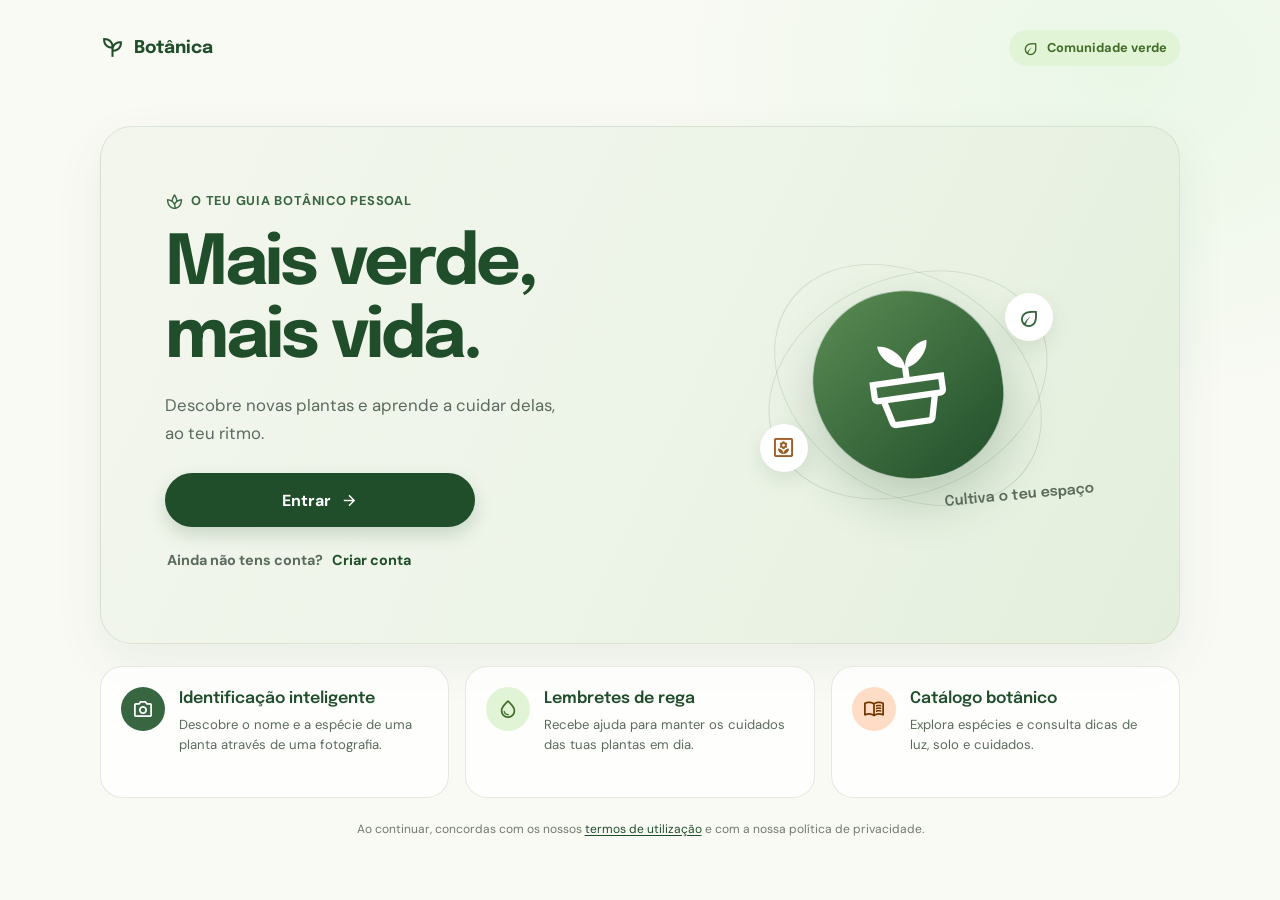
<file: index.html>
﻿<!DOCTYPE html>
<html lang="pt-PT">
<head>
  <meta charset="UTF-8">
  <meta name="viewport" content="width=device-width, initial-scale=1.0, maximum-scale=5.0">
  <title>Botânica — Bem-vindo ao teu jardim</title>

  <!-- Metadados PWA e Safari/iOS -->
  <meta name="theme-color" content="#1B4D3E">
  <meta name="description" content="Guia botânico científico, identificação de espécies e agenda de rega e fertilização.">
  <link rel="manifest" href="./manifest.json">
  <link rel="icon" type="image/svg+xml" href="./assets/images/icons/favicon.svg">
  <meta name="apple-mobile-web-app-capable" content="yes">
  <meta name="mobile-web-app-capable" content="yes">
  <meta name="apple-mobile-web-app-title" content="Botânica">
  <meta name="apple-mobile-web-app-status-bar-style" content="black-translucent">

  <!-- Fontes Google (Inter + Playfair Display para toque botânico elegante) -->
  <link rel="preconnect" href="https://fonts.googleapis.com">
  <link rel="preconnect" href="https://fonts.gstatic.com" crossorigin>
  <link href="https://fonts.googleapis.com/css2?family=Inter:wght@300;400;500;600;700&family=Playfair+Display:ital,wght@0,600;1,400&display=swap" rel="stylesheet">
  <link href="https://fonts.googleapis.com/css2?family=DM+Sans:wght@400;500;600;700&family=Epilogue:wght@500;600;700&family=Material+Symbols+Outlined:opsz,wght,FILL@20..48,400,0..1&display=swap" rel="stylesheet">

  <!-- Estilos -->
  <link rel="stylesheet" href="./assets/css/styles.css">
  <link rel="stylesheet" href="./assets/css/components/header.css">
  <link rel="stylesheet" href="./assets/css/components/cards.css">
  <link rel="stylesheet" href="./assets/css/catalog.css">
  <link rel="stylesheet" href="./assets/css/auth.css">
</head>
<body>

  <main id="welcome-screen" class="welcome-screen" aria-labelledby="welcome-title">
    <header class="welcome-header">
      <a class="welcome-brand" href="./index.html" aria-label="Botânica — início">
        <span class="material-symbols-outlined" aria-hidden="true">psychiatry</span>
        <span>Botânica</span>
      </a>
      <span class="welcome-community">
        <span class="material-symbols-outlined" aria-hidden="true">eco</span>
        Comunidade verde
      </span>
    </header>

    <div class="welcome-content">
      <section class="welcome-hero">
        <div class="welcome-hero-copy">
          <span class="welcome-eyebrow">
            <span class="material-symbols-outlined" aria-hidden="true">spa</span>
            O teu guia botânico pessoal
          </span>
          <h1 id="welcome-title">Mais verde, mais vida.</h1>
          <p>Descobre novas plantas e aprende a cuidar delas, ao teu ritmo.</p>
          <button id="btn-welcome-enter" class="welcome-primary" type="button">
            Entrar
            <span class="material-symbols-outlined" aria-hidden="true">arrow_forward</span>
          </button>
          <button id="btn-welcome-signup" class="welcome-secondary" type="button">
            Ainda não tens conta? <span>Criar conta</span>
          </button>
        </div>
        <div class="welcome-hero-art" aria-hidden="true">
          <span class="welcome-art-orbit welcome-art-orbit-one"></span>
          <span class="welcome-art-orbit welcome-art-orbit-two"></span>
          <span class="material-symbols-outlined welcome-art-leaf">potted_plant</span>
          <span class="welcome-art-spark welcome-art-spark-one material-symbols-outlined">eco</span>
          <span class="welcome-art-spark welcome-art-spark-two material-symbols-outlined">yard</span>
          <span class="welcome-art-caption">Cultiva o teu espaço</span>
        </div>
      </section>

      <section class="welcome-features" aria-label="O que podes fazer">
        <article class="welcome-feature">
          <span class="welcome-feature-icon">
            <span class="material-symbols-outlined" aria-hidden="true">photo_camera</span>
          </span>
          <div>
            <h2>Identificação inteligente</h2>
            <p>Descobre o nome e a espécie de uma planta através de uma fotografia.</p>
          </div>
        </article>
        <article class="welcome-feature">
          <span class="welcome-feature-icon welcome-feature-icon-sage">
            <span class="material-symbols-outlined" aria-hidden="true">water_drop</span>
          </span>
          <div>
            <h2>Lembretes de rega</h2>
            <p>Recebe ajuda para manter os cuidados das tuas plantas em dia.</p>
          </div>
        </article>
        <article class="welcome-feature">
          <span class="welcome-feature-icon welcome-feature-icon-warm">
            <span class="material-symbols-outlined" aria-hidden="true">menu_book</span>
          </span>
          <div>
            <h2>Catálogo botânico</h2>
            <p>Explora espécies e consulta dicas de luz, solo e cuidados.</p>
          </div>
        </article>
      </section>

      <p class="welcome-terms">
        Ao continuar, concordas com os nossos <a href="./pages/sobre.html">termos de utilização</a>
        e com a nossa política de privacidade.
      </p>
    </div>
  </main>

  <!-- Ecrã de criar conta e iniciar sessão -->
  <main id="auth-screen" class="auth-screen hidden">
    <section class="auth-card" aria-labelledby="auth-title">
      <a class="auth-brand" href="#" aria-label="Botânica">
        <span class="material-symbols-outlined" aria-hidden="true">psychiatry</span>
        <span>Botânica</span>
      </a>

      <div class="auth-welcome">
        <span class="auth-eyebrow">
          <span class="material-symbols-outlined" aria-hidden="true">eco</span>
          Plataforma Botânica
        </span>
        <h1 id="auth-title">Bem-vindo de volta, jardineiro!</h1>
        <p id="auth-description">Insere os teus dados para aceder ao teu jardim.</p>
        <p class="auth-demo-note">Modo de demonstração: as contas ficam apenas neste navegador e não são sincronizadas.</p>
      </div>

      <form id="login-form" class="auth-form">
        <div class="auth-field">
          <label for="login-email">Email</label>
          <div class="auth-input-wrap">
            <span class="material-symbols-outlined" aria-hidden="true">mail</span>
            <input id="login-email" name="email" type="email" autocomplete="email" placeholder="jardineiro@exemplo.com" required>
          </div>
        </div>

        <div class="auth-field">
          <label for="login-password">Palavra-passe</label>
          <div class="auth-input-wrap">
            <span class="material-symbols-outlined" aria-hidden="true">lock</span>
            <input id="login-password" name="password" type="password" autocomplete="current-password" placeholder="A tua palavra-passe" required>
            <button class="password-toggle" type="button" data-password-target="login-password" aria-label="Mostrar palavra-passe">
              <span class="material-symbols-outlined" aria-hidden="true">visibility</span>
            </button>
          </div>
        </div>

        <div class="auth-forgot">
          <button class="auth-text-button" type="button" data-auth-action="reset">Esqueci-me da palavra-passe</button>
        </div>

        <button class="auth-submit" type="submit">
          Entrar
          <span class="material-symbols-outlined" aria-hidden="true">arrow_forward</span>
        </button>
      </form>

      <form id="signup-form" class="auth-form hidden">
        <div class="auth-field">
          <label for="signup-name">Nome</label>
          <div class="auth-input-wrap">
            <span class="material-symbols-outlined" aria-hidden="true">person</span>
            <input id="signup-name" name="name" type="text" autocomplete="name" placeholder="O teu nome" required>
          </div>
        </div>

        <div class="auth-field">
          <label for="signup-email">Email</label>
          <div class="auth-input-wrap">
            <span class="material-symbols-outlined" aria-hidden="true">mail</span>
            <input id="signup-email" name="email" type="email" autocomplete="email" placeholder="jardineiro@exemplo.com" required>
          </div>
        </div>

        <div class="auth-field">
          <label for="signup-password">Palavra-passe</label>
          <div class="auth-input-wrap">
            <span class="material-symbols-outlined" aria-hidden="true">lock</span>
            <input id="signup-password" name="password" type="password" autocomplete="new-password" placeholder="Pelo menos 8 caracteres" minlength="8" required>
            <button class="password-toggle" type="button" data-password-target="signup-password" aria-label="Mostrar palavra-passe">
              <span class="material-symbols-outlined" aria-hidden="true">visibility</span>
            </button>
          </div>
        </div>

        <div class="auth-field">
          <label for="signup-confirm-password">Confirmar palavra-passe</label>
          <div class="auth-input-wrap">
            <span class="material-symbols-outlined" aria-hidden="true">lock</span>
            <input id="signup-confirm-password" name="confirm-password" type="password" autocomplete="new-password" placeholder="Repete a palavra-passe" required>
          </div>
        </div>

        <button class="auth-submit" type="submit">
          Criar conta
          <span class="material-symbols-outlined" aria-hidden="true">arrow_forward</span>
        </button>
      </form>

      <p class="auth-switch" id="login-switch">
        Não tens conta?
        <button class="auth-text-button" type="button" data-auth-mode="signup">Criar conta</button>
      </p>
      <p class="auth-switch hidden" id="signup-switch">
        Já tens conta?
        <button class="auth-text-button" type="button" data-auth-mode="login">Iniciar sessão</button>
      </p>

      <button id="btn-explore-without-account" class="auth-guest" type="button">Explorar o catálogo sem conta</button>
    </section>

  </main>

  <div id="auth-toast" class="auth-toast" role="status" aria-live="polite">
    <span class="material-symbols-outlined" aria-hidden="true">spa</span>
    <span id="auth-toast-message"></span>
  </div>

  <!-- Cabeçalho Principal / Topbar -->
  <header class="navbar auth-gated hidden">
    <div class="navbar-container">
      <a href="#" class="brand">
        <span class="brand-title">Botânica</span>
      </a>

      <!-- Navegação Desktop -->
      <nav class="nav-links desktop-only">
        <button class="nav-btn active" data-target="catalogo">Catálogo</button>
        <button class="nav-btn" data-target="minhas-plantas">O Meu Jardim</button>
        <button class="nav-btn" data-target="identificar">Identificar</button>
        <button class="nav-btn" data-target="lembretes">Agenda</button>
      </nav>
      <button id="btn-pwa-install" class="pwa-install-button" type="button">
        <span class="material-symbols-outlined" aria-hidden="true">download</span>
        Instalar para uso offline
      </button>
      <button id="btn-auth-return" class="auth-return" type="button">Acesso</button>
    </div>
  </header>

  <!-- Conteúdo Principal -->
  <main class="main-content auth-gated hidden">

    <!-- Secção 1: Catálogo Botânico -->
    <section id="catalogo" class="app-section active">
      <header class="section-header">
        <span class="badge">O teu guia botânico</span>
        <h1>Encontra a planta ideal para ti</h1>
        <p class="subtitle">Explora espécies, compara os cuidados e descobre qual se adapta melhor à tua casa.</p>
      </header>

      <div class="catalog-highlights" aria-label="Destaques do catálogo">
        <div class="catalog-highlight">
          <span class="material-symbols-outlined" aria-hidden="true">yard</span>
          <span><strong id="catalog-total">0</strong> espécies para explorar</span>
        </div>
        <div class="catalog-highlight">
          <span class="material-symbols-outlined" aria-hidden="true">pets</span>
          <span>Opções seguras para animais</span>
        </div>
        <div class="catalog-highlight">
          <span class="material-symbols-outlined" aria-hidden="true">light_mode</span>
          <span>Cuidados para cada espaço</span>
        </div>
      </div>

      <div class="catalog-toolbar">
        <div class="search-input-wrapper">
          <span class="material-symbols-outlined" aria-hidden="true">search</span>
          <input type="search" id="search-input" autocomplete="off" placeholder="Pesquisar plantas pelo nome..." aria-label="Pesquisar plantas">
          <button id="clear-search" class="clear-search hidden" type="button" aria-label="Limpar pesquisa">
            <span class="material-symbols-outlined" aria-hidden="true">close</span>
          </button>
        </div>

        <div class="catalog-selects">
          <select id="filter-light" class="custom-select">
            <option value="">Todas as luzes</option>
            <option value="direta">Sol Direto</option>
            <option value="indireta">Luz Indireta</option>
            <option value="sombra">Sombra</option>
          </select>
          <select id="filter-pets" class="custom-select">
            <option value="">Compatibilidade com animais</option>
            <option value="safe">Segura para animais</option>
            <option value="toxic">Manter longe dos animais</option>
          </select>
          <select id="catalog-sort" class="custom-select" aria-label="Ordenar plantas">
            <option value="name">Ordenar: nome</option>
            <option value="easy">Ordenar: mais fáceis</option>
          </select>
        </div>
      </div>

      <div class="catalog-results-heading">
        <h2>As nossas plantas</h2>
        <p id="catalog-result-count" aria-live="polite"></p>
      </div>

      <div id="plant-list" class="cards-grid">
        <p class="catalog-loading">A preparar o catálogo...</p>
      </div>

      <div id="catalog-empty" class="catalog-empty hidden" role="status">
        <span class="material-symbols-outlined" aria-hidden="true">search_off</span>
        <h3>Não encontrámos plantas</h3>
        <p>Experimenta alterar a pesquisa ou remover alguns filtros.</p>
        <button id="reset-catalog" class="catalog-reset" type="button">Limpar pesquisa e filtros</button>
      </div>

      <dialog id="plant-details" class="plant-dialog" aria-labelledby="plant-dialog-title">
        <button class="plant-dialog-close" type="button" aria-label="Fechar detalhes">
          <span class="material-symbols-outlined" aria-hidden="true">close</span>
        </button>
        <div id="plant-dialog-content"></div>
      </dialog>
    </section>

    <!-- Secção 2: O Meu Jardim (Gestão de Plantas Pessoais) -->
    <section id="minhas-plantas" class="app-section hidden">
      <header class="section-header space-between">
        <div>
          <h1>O Meu Jardim</h1>
          <p class="subtitle">Gira a coleção das suas plantas e registe o histórico de cuidados.</p>
        </div>
        <button id="btn-add-plant" class="btn-primary">+ Adicionar Planta</button>
      </header>

      <div id="my-plants-list" class="cards-grid">
        <!-- Lista do Jardim Pessoal (IndexedDB) -->
      </div>
    </section>

    <!-- Secção 3: Identificação de Plantas por Imagem -->
    <section id="identificar" class="app-section hidden">
      <header class="section-header">
        <h1>Identificação Inteligente</h1>
        <p class="subtitle">Carregue uma fotografia clara das folhas ou flores para reconhecer a espécie.</p>
      </header>

      <div class="dropzone-card">
        <div class="dropzone-icon">📷</div>
        <h3>Arraste ou Selecione uma Foto</h3>
        <p>Formatos suportados: JPG, PNG, WEBP</p>
        <input type="file" id="camera-input" accept="image/*" capture="environment" hidden>
        <button class="btn-secondary" onclick="document.getElementById('camera-input').click()">Escolher Ficheiro</button>
      </div>

      <div id="identification-results" class="results-container"></div>
    </section>

    <!-- Secção 4: Agenda de Lembretes -->
    <section id="lembretes" class="app-section hidden">
      <header class="section-header">
        <h1>Agenda de Rega & Manutenção</h1>
        <p class="subtitle">Próximas tarefas recomendadas para manter o seu jardim saudável.</p>
      </header>

      <div id="reminders-list" class="timeline-container">
        <!-- Lista de tarefas pendentes -->
      </div>
    </section>

  </main>

  <!-- Navegação Inferior Móvel (Bottom Nav - PWA Native Feel) -->
  <nav class="bottom-nav mobile-only auth-gated hidden">
    <button class="bottom-nav-item active" data-target="catalogo">
      <span class="nav-icon">📖</span>
      <span class="nav-label">Catálogo</span>
    </button>
    <button class="bottom-nav-item" data-target="minhas-plantas">
      <span class="nav-icon">🪴</span>
      <span class="nav-label">Jardim</span>
    </button>
    <button class="bottom-nav-item" data-target="identificar">
      <span class="nav-icon">🔍</span>
      <span class="nav-label">Identificar</span>
    </button>
    <button class="bottom-nav-item" data-target="lembretes">
      <span class="nav-icon">📅</span>
      <span class="nav-label">Agenda</span>
    </button>
  </nav>

  <!-- Script de Inicialização -->
  <script type="module" src="./assets/js/app.js"></script>
</body>
</html>
</file>
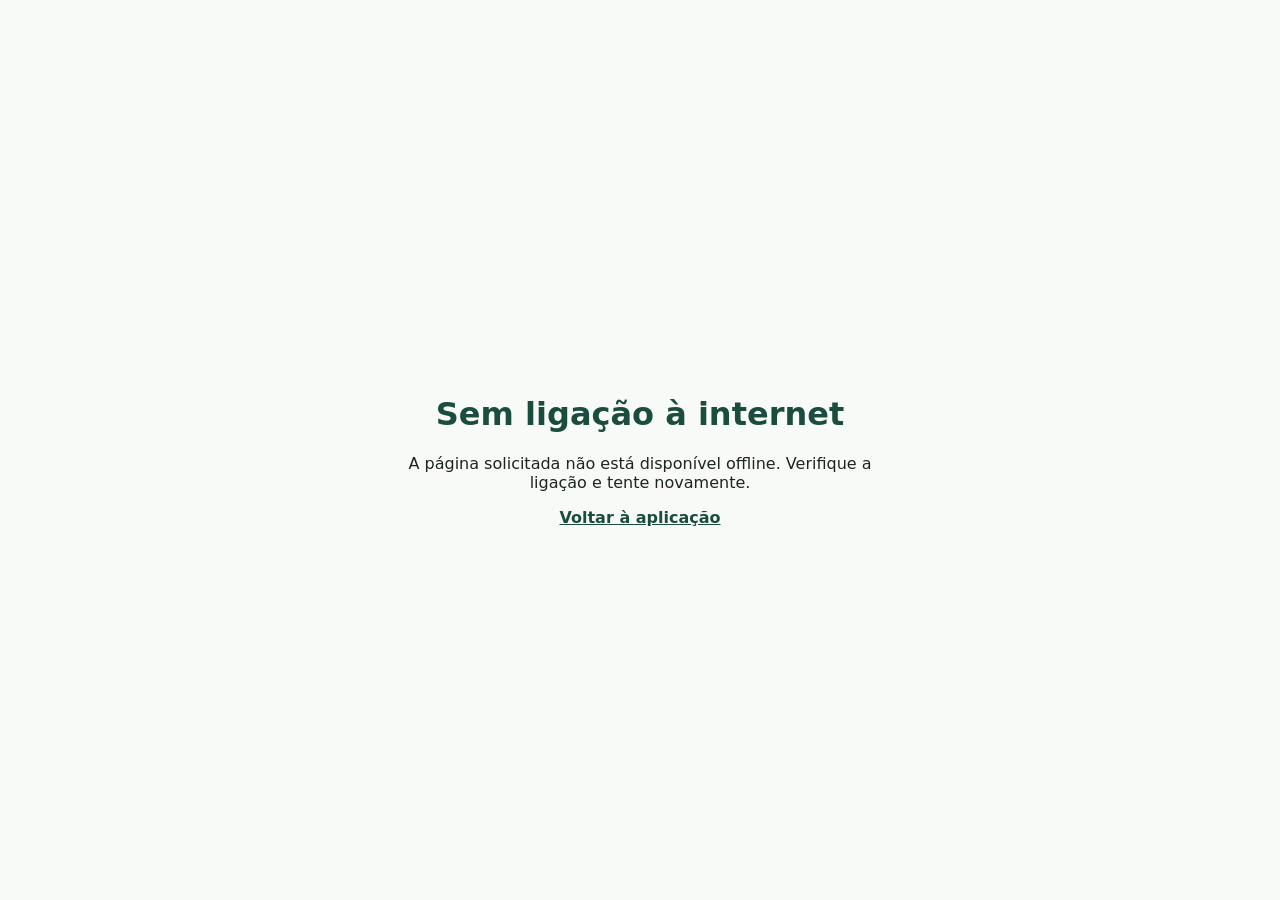
<file: pages/offline.html>
<!DOCTYPE html>
<html lang="pt-PT">
<head>
  <meta charset="UTF-8">
  <meta name="viewport" content="width=device-width, initial-scale=1.0">
  <meta name="theme-color" content="#1B4D3E">
  <link rel="manifest" href="../manifest.json">
  <link rel="icon" type="image/svg+xml" href="../assets/images/icons/favicon.svg">
  <title>Sem ligação — Botânica</title>
  <style>
    :root { color-scheme: light; font-family: system-ui, sans-serif; color: #1C251E; background: #F8FAF8; }
    body { display: grid; min-height: 100vh; margin: 0; place-items: center; }
    main { max-width: 32rem; padding: 2rem; text-align: center; }
    h1 { color: #1B4D3E; }
    a { color: #1B4D3E; font-weight: 600; }
  </style>
</head>
<body>
  <main>
    <h1>Sem ligação à internet</h1>
    <p>A página solicitada não está disponível offline. Verifique a ligação e tente novamente.</p>
    <a href="../index.html">Voltar à aplicação</a>
  </main>
</body>
</html>
</file>
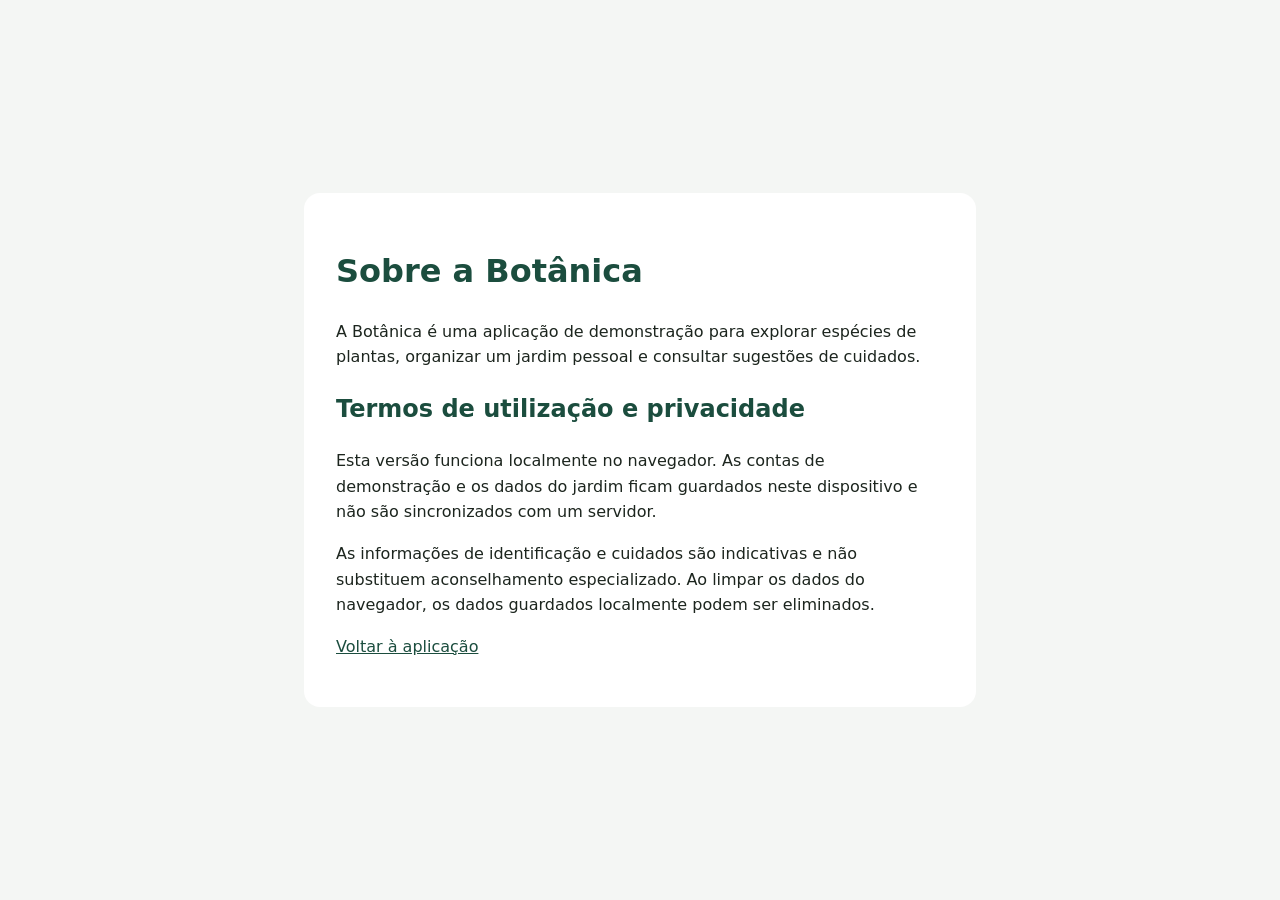
<file: pages/sobre.html>
<!DOCTYPE html>
<html lang="pt-PT">
<head>
  <meta charset="UTF-8">
  <meta name="viewport" content="width=device-width, initial-scale=1">
  <meta name="theme-color" content="#1B4D3E">
  <meta name="description" content="Informação e termos de utilização da aplicação Botânica.">
  <link rel="manifest" href="../manifest.json">
  <link rel="icon" type="image/svg+xml" href="../assets/images/icons/favicon.svg">
  <title>Sobre e termos de utilização — Botânica</title>
  <style>
    :root {
      color-scheme: light;
      font-family: system-ui, sans-serif;
      color: #1C251E;
      background: #F4F6F4;
    }

    body {
      display: grid;
      min-height: 100vh;
      margin: 0;
      place-items: center;
    }

    main {
      width: min(100% - 2rem, 42rem);
      box-sizing: border-box;
      padding: 2rem;
      border-radius: 1rem;
      background: #fff;
      line-height: 1.6;
    }

    h1, h2, a { color: #1B4D3E; }
  </style>
</head>
<body>
  <main>
    <h1>Sobre a Botânica</h1>
    <p>A Botânica é uma aplicação de demonstração para explorar espécies de plantas, organizar um jardim pessoal e consultar sugestões de cuidados.</p>

    <h2>Termos de utilização e privacidade</h2>
    <p>Esta versão funciona localmente no navegador. As contas de demonstração e os dados do jardim ficam guardados neste dispositivo e não são sincronizados com um servidor.</p>
    <p>As informações de identificação e cuidados são indicativas e não substituem aconselhamento especializado. Ao limpar os dados do navegador, os dados guardados localmente podem ser eliminados.</p>

    <p><a href="../index.html">Voltar à aplicação</a></p>
  </main>
</body>
</html>
</file>
<file: assets/css/styles.css>
/* ==========================================
   DESIGN SYSTEM & VARIÁVEIS GLOBAIS
   ========================================== */
:root {
  /* Paleta Botânica Profissional */
  --primary-deep: #1B4D3E;      /* Verde Esmeralda Botânico */
  --primary-brand: #2E7D32;     /* Verde Folha Principal */
  --accent-sage: #81C784;       /* Verde Sálvia de Destaque */
  --accent-warm: #E8F5E9;       /* Fundo Neutro Suave */
  
  --bg-app: #F8FAF8;            /* Fundo de ecrã limpo */
  --surface: #FFFFFF;           /* Superfície de cartões */
  --surface-border: #E2E8E2;    /* Linhas subtis */

  /* Tipografia */
  --text-main: #1C251E;
  --text-muted: #5A6B5C;
  --font-sans: 'Inter', system-ui, -apple-system, sans-serif;
  --font-serif: 'Playfair Display', Georgia, serif;

  /* Sombras Elegantes */
  --shadow-sm: 0 2px 4px rgba(27, 77, 62, 0.04);
  --shadow-md: 0 8px 16px rgba(27, 77, 62, 0.08);
  --shadow-lg: 0 16px 32px rgba(27, 77, 62, 0.12);

  /* Transições e Raio */
  --radius-sm: 8px;
  --radius-md: 14px;
  --radius-lg: 24px;
  --transition: all 0.25s cubic-bezier(0.4, 0, 0.2, 1);
}

/* Reset Base */
*, *::before, *::after {
  box-sizing: border-box;
  margin: 0;
  padding: 0;
}

body {
  font-family: var(--font-sans);
  background-color: var(--bg-app);
  color: var(--text-main);
  line-height: 1.6;
  -webkit-font-smoothing: antialiased;
  padding-bottom: 80px; /* Espaço para o menu inferior móvel */
}

@media (min-width: 768px) {
  body {
    padding-bottom: 0;
  }
}

/* Tipografia */
h1, h2, h3 {
  color: var(--primary-deep);
  font-weight: 600;
  line-height: 1.25;
}

h1 {
  font-family: var(--font-serif);
  font-size: clamp(1.8rem, 4vw, 2.5rem);
}

.subtitle {
  color: var(--text-muted);
  font-size: 1rem;
  margin-top: 6px;
}

/* Content Layout */
.main-content {
  max-width: 1200px;
  margin: 0 auto;
  padding: 24px 20px;
}

.app-section {
  display: block;
  animation: fadeIn 0.3s ease-in-out;
}

.app-section.hidden {
  display: none !important;
}

@keyframes fadeIn {
  from { opacity: 0; transform: translateY(8px); }
  to { opacity: 1; transform: translateY(0); }
}

/* Badges e Botões */
.badge {
  display: inline-block;
  padding: 4px 12px;
  background-color: var(--accent-warm);
  color: var(--primary-deep);
  border-radius: 50px;
  font-size: 0.8rem;
  font-weight: 600;
  margin-bottom: 8px;
}

.btn-primary {
  background-color: var(--primary-deep);
  color: #ffffff;
  border: none;
  padding: 12px 24px;
  border-radius: var(--radius-sm);
  font-weight: 600;
  cursor: pointer;
  transition: var(--transition);
}

.btn-primary:hover {
  background-color: var(--primary-brand);
  box-shadow: var(--shadow-md);
}

/* Dropzone de Identificação */
.dropzone-card {
  background: var(--surface);
  border: 2px dashed var(--surface-border);
  border-radius: var(--radius-md);
  padding: 40px 20px;
  text-align: center;
  margin-top: 24px;
}

.dropzone-icon {
  font-size: 3rem;
  margin-bottom: 12px;
}
</file>
<file: assets/css/components/header.css>
/* Header Principal com Efeito Glassmorphism */
.navbar {
  position: sticky;
  top: 0;
  z-index: 100;
  background: rgba(255, 255, 255, 0.85);
  backdrop-filter: blur(12px);
  -webkit-backdrop-filter: blur(12px);
  border-bottom: 1px solid var(--surface-border);
}

.navbar-container {
  max-width: 1200px;
  margin: 0 auto;
  padding: 16px 20px;
  display: flex;
  align-items: center;
  justify-content: space-between;
}

.brand {
  display: flex;
  align-items: center;
  gap: 10px;
  text-decoration: none;
  color: var(--primary-deep);
}

.brand-icon {
  width: 28px;
  height: 28px;
  color: var(--primary-brand);
}

.brand-title {
  font-family: var(--font-serif);
  font-size: 1.4rem;
  font-weight: 700;
}

.nav-links {
  display: flex;
  gap: 8px;
}

.nav-btn {
  background: transparent;
  border: none;
  padding: 8px 16px;
  border-radius: var(--radius-sm);
  font-weight: 500;
  color: var(--text-muted);
  cursor: pointer;
  transition: var(--transition);
}

.nav-btn:hover, .nav-btn.active {
  background-color: var(--accent-warm);
  color: var(--primary-deep);
}

/* Visibilidade por Dispositivo */
@media (max-width: 767px) {
  .desktop-only { display: none !important; }
}

@media (min-width: 768px) {
  .mobile-only { display: none !important; }
}

/* Bottom Navigation para Telemóveis */
.bottom-nav {
  position: fixed;
  bottom: 0;
  left: 0;
  right: 0;
  height: 65px;
  background: var(--surface);
  border-top: 1px solid var(--surface-border);
  display: flex;
  justify-content: space-around;
  align-items: center;
  z-index: 200;
  box-shadow: 0 -4px 12px rgba(0,0,0,0.05);
}

.bottom-nav-item {
  background: none;
  border: none;
  display: flex;
  flex-direction: column;
  align-items: center;
  color: var(--text-muted);
  font-size: 0.75rem;
  cursor: pointer;
}

.bottom-nav-item.active {
  color: var(--primary-brand);
  font-weight: 600;
}

.nav-icon {
  font-size: 1.3rem;
}
</file>
<file: assets/css/components/cards.css>
/* Grelha de Cartões Responsiva */
.cards-grid {
  display: grid;
  grid-template-columns: repeat(auto-fill, minmax(280px, 1fr));
  gap: 24px;
  margin-top: 28px;
}

/* Cartão de Planta Individual */
.plant-card {
  background: var(--surface);
  border: 1px solid var(--surface-border);
  border-radius: var(--radius-md);
  overflow: hidden;
  box-shadow: var(--shadow-sm);
  transition: var(--transition);
  display: flex;
  flex-direction: column;
}

.plant-card:hover {
  transform: translateY(-4px);
  box-shadow: var(--shadow-md);
  border-color: var(--accent-sage);
}

.plant-card-img-wrapper {
  position: relative;
  width: 100%;
  height: 200px;
  background-color: var(--accent-warm);
  overflow: hidden;
}

.plant-card-img {
  width: 100%;
  height: 100%;
  object-fit: cover;
  transition: var(--transition);
}

.plant-card:hover .plant-card-img {
  transform: scale(1.05);
}

.plant-card-content {
  padding: 20px;
  display: flex;
  flex-direction: column;
  flex-grow: 1;
}

.plant-scientific-name {
  font-style: italic;
  font-size: 0.85rem;
  color: var(--text-muted);
}

.plant-common-name {
  font-size: 1.2rem;
  font-weight: 600;
  margin: 2px 0 12px 0;
  color: var(--primary-deep);
}

.plant-tags {
  display: flex;
  gap: 8px;
  flex-wrap: wrap;
  margin-top: auto;
  padding-top: 12px;
}

.plant-tag {
  font-size: 0.75rem;
  padding: 4px 8px;
  border-radius: 6px;
  background-color: var(--bg-app);
  color: var(--text-muted);
}
</file>
<file: assets/css/catalog.css>
#catalogo .section-header {
  margin-bottom: 25px;
}

#catalogo .section-header h1 {
  max-width: 760px;
  margin-top: 8px;
}

.catalog-highlights {
  display: grid;
  grid-template-columns: repeat(3, minmax(0, 1fr));
  gap: 12px;
  margin: 28px 0;
}

.catalog-highlight {
  display: flex;
  min-height: 68px;
  align-items: center;
  gap: 12px;
  padding: 14px 16px;
  border: 1px solid #e6ebe3;
  border-radius: 16px;
  background: #fff;
  color: #59685a;
  font-size: 0.88rem;
}

.catalog-highlight .material-symbols-outlined {
  display: grid;
  width: 38px;
  height: 38px;
  flex: 0 0 38px;
  place-items: center;
  border-radius: 12px;
  background: #edf5eb;
  color: #386641;
  font-size: 21px;
}

.catalog-highlight strong {
  color: #204e2b;
}

.catalog-toolbar {
  display: grid;
  gap: 14px;
  padding: 18px;
  border: 1px solid #e6ebe3;
  border-radius: 20px;
  background: #fff;
  box-shadow: 0 6px 20px rgba(27, 77, 62, 0.04);
}

.search-input-wrapper {
  position: relative;
  display: flex;
  align-items: center;
}

.search-input-wrapper > .material-symbols-outlined {
  position: absolute;
  left: 16px;
  color: #687568;
  font-size: 21px;
  pointer-events: none;
}

.search-input-wrapper input {
  width: 100%;
  min-height: 50px;
  padding: 12px 48px;
  border: 1px solid #e2e8e2;
  border-radius: 14px;
  outline: none;
  background: #f8faf8;
  color: #1c251e;
  font: inherit;
  transition: border-color 0.2s ease, box-shadow 0.2s ease, background 0.2s ease;
}

.search-input-wrapper input:focus {
  border-color: #579261;
  background: #fff;
  box-shadow: 0 0 0 3px rgba(56, 102, 65, 0.12);
}

.search-input-wrapper input::placeholder {
  color: #788278;
}

.search-input-wrapper input::-webkit-search-cancel-button {
  display: none;
}

.clear-search {
  position: absolute;
  right: 10px;
  display: grid;
  width: 32px;
  height: 32px;
  place-items: center;
  border: 0;
  border-radius: 50%;
  background: transparent;
  color: #687568;
  cursor: pointer;
}

.clear-search:hover {
  background: #e9f0e8;
  color: #204e2b;
}

.clear-search .material-symbols-outlined {
  font-size: 20px;
}

.catalog-selects {
  display: grid;
  grid-template-columns: repeat(3, minmax(0, 1fr));
  gap: 10px;
}

.catalog-selects .custom-select {
  width: 100%;
  min-width: 0;
  min-height: 46px;
  padding: 10px 35px 10px 13px;
  border: 1px solid #e2e8e2;
  border-radius: 12px;
  outline: none;
  background-color: #fff;
  color: #3c4a3e;
  font: inherit;
  font-size: 0.86rem;
  cursor: pointer;
}

.catalog-selects .custom-select:focus {
  border-color: #579261;
  box-shadow: 0 0 0 3px rgba(56, 102, 65, 0.12);
}

.catalog-results-heading {
  display: flex;
  align-items: baseline;
  justify-content: space-between;
  gap: 12px;
  margin-bottom: 14px;
}

.catalog-results-heading h2 {
  color: #204e2b;
  font-family: var(--font-serif);
  font-size: clamp(1.35rem, 3vw, 1.7rem);
}

.catalog-results-heading p {
  color: #687568;
  font-size: 0.85rem;
}

#plant-list.cards-grid {
  grid-template-columns: repeat(auto-fill, minmax(min(100%, 245px), 1fr));
  gap: 20px;
  margin-top: 0;
}

.plant-card {
  min-width: 0;
  border-color: #e6ebe3;
  border-radius: 18px;
  box-shadow: 0 4px 16px rgba(27, 77, 62, 0.05);
}

.plant-card:hover {
  transform: translateY(-5px);
  border-color: #b8d3b5;
  box-shadow: 0 14px 28px rgba(27, 77, 62, 0.1);
}

.plant-card-img-wrapper {
  height: 205px;
  background: linear-gradient(135deg, #dae9d5, #f3eadb);
}

.plant-image-fallback {
  position: absolute;
  inset: 0;
  display: grid;
  place-items: center;
  color: rgba(32, 78, 43, 0.32);
  font-size: 65px;
}

.plant-card-img {
  position: relative;
  z-index: 1;
  transition: transform 0.45s ease;
}

.plant-card-content {
  min-height: 235px;
  padding: 17px 18px 16px;
}

.plant-scientific-name {
  overflow: hidden;
  color: #738073;
  font-size: 0.78rem;
  text-overflow: ellipsis;
  white-space: nowrap;
}

.plant-common-name {
  margin: 3px 0 8px;
  color: #204e2b;
  font-family: var(--font-serif);
  font-size: 1.23rem;
  line-height: 1.3;
}

.plant-description {
  display: -webkit-box;
  overflow: hidden;
  margin: 0 0 15px;
  color: #59685a;
  font-size: 0.85rem;
  line-height: 1.55;
  -webkit-box-orient: vertical;
  -webkit-line-clamp: 2;
}

.plant-image-tags {
  position: absolute;
  z-index: 2;
  top: 12px;
  left: 12px;
}

.plant-status {
  display: inline-flex;
  align-items: center;
  padding: 6px 10px;
  border: 1px solid rgba(255, 255, 255, 0.5);
  border-radius: 999px;
  background: rgba(255, 255, 255, 0.92);
  color: #285c35;
  font-size: 0.72rem;
  font-weight: 700;
  backdrop-filter: blur(8px);
}

.plant-status.is-toxic {
  color: #79531e;
}

.plant-card-care {
  display: flex;
  flex-wrap: wrap;
  gap: 12px;
  margin-top: auto;
  padding-top: 12px;
  border-top: 1px solid #edf0eb;
  color: #526252;
  font-size: 0.76rem;
}

.plant-card-care > span {
  display: inline-flex;
  align-items: center;
  gap: 5px;
}

.plant-card-care .material-symbols-outlined {
  color: #4d8054;
  font-size: 17px;
}

.plant-card-details {
  display: inline-flex;
  align-items: center;
  gap: 5px;
  align-self: flex-start;
  margin-top: 12px;
  padding: 4px 0;
  border: 0;
  background: transparent;
  color: #204e2b;
  font: inherit;
  font-size: 0.84rem;
  font-weight: 700;
  cursor: pointer;
}

.plant-card-details:hover {
  text-decoration: underline;
  text-underline-offset: 3px;
}

.plant-card-details .material-symbols-outlined {
  font-size: 17px;
  transition: transform 0.2s ease;
}

.plant-card-details:hover .material-symbols-outlined {
  transform: translateX(3px);
}

.catalog-loading {
  grid-column: 1 / -1;
  padding: 36px 12px;
  color: #687568;
  text-align: center;
}

.catalog-empty {
  display: grid;
  justify-items: center;
  padding: 48px 20px;
  border: 1px dashed #cbd8c8;
  border-radius: 20px;
  background: #fff;
  text-align: center;
}

.catalog-empty.hidden {
  display: none;
}

.catalog-empty > .material-symbols-outlined {
  margin-bottom: 10px;
  color: #67936c;
  font-size: 38px;
}

.catalog-empty h3 {
  color: #204e2b;
  font-family: var(--font-serif);
  font-size: 1.3rem;
}

.catalog-empty p {
  margin-top: 6px;
  color: #687568;
  font-size: 0.9rem;
}

.catalog-reset {
  margin-top: 17px;
  padding: 9px 15px;
  border: 1px solid #386641;
  border-radius: 999px;
  background: #fff;
  color: #204e2b;
  font: inherit;
  font-size: 0.85rem;
  font-weight: 600;
  cursor: pointer;
}

.catalog-reset:hover {
  background: #edf5eb;
}

.plant-dialog {
  position: fixed;
  top: 50dvh;
  left: 50vw;
  width: min(560px, calc(100% - 32px));
  max-width: none;
  max-height: min(82dvh, 760px);
  margin: 0;
  transform: translate(-50%, -50%);
  padding: 32px;
  overflow: auto;
  border: 1px solid #e2e8e2;
  border-radius: 24px;
  background: #fff;
  color: #1c251e;
  box-shadow: 0 24px 80px rgba(15, 41, 22, 0.22);
}

.plant-dialog[open] {
  animation: dialog-enter 0.2s ease-out;
}

.plant-dialog::backdrop {
  background: rgba(18, 31, 20, 0.54);
  backdrop-filter: blur(3px);
}

.plant-dialog-close {
  position: absolute;
  top: 14px;
  right: 14px;
  display: grid;
  width: 38px;
  height: 38px;
  place-items: center;
  border: 0;
  border-radius: 50%;
  background: #f0f4ef;
  color: #425342;
  cursor: pointer;
}

.plant-dialog-close:hover {
  background: #e2ede0;
}

.plant-dialog-eyebrow {
  padding-right: 40px;
  color: #5b815f;
  font-size: 0.86rem;
  font-style: italic;
}

.plant-dialog h2 {
  margin-top: 5px;
  color: #204e2b;
  font-family: var(--font-serif);
  font-size: 1.9rem;
}

.plant-dialog-description {
  margin-top: 9px;
  color: #59685a;
  line-height: 1.6;
}

.plant-dialog-facts {
  display: grid;
  grid-template-columns: repeat(2, minmax(0, 1fr));
  gap: 10px;
  margin: 22px 0;
}

.plant-dialog-fact {
  display: grid;
  gap: 7px;
  padding: 13px;
  border-radius: 14px;
  background: #f5f7f3;
}

.plant-dialog-fact > span {
  display: inline-flex;
  align-items: center;
  gap: 6px;
  color: #647364;
  font-size: 0.77rem;
}

.plant-dialog-fact .material-symbols-outlined {
  color: #4b7b50;
  font-size: 18px;
}

.plant-dialog-fact strong {
  color: #263b29;
  font-size: 0.87rem;
  font-weight: 600;
  line-height: 1.4;
}

.plant-dialog h3 {
  margin-bottom: 9px;
  color: #204e2b;
  font-size: 1rem;
}

.plant-dialog ul {
  display: grid;
  gap: 8px;
  padding-left: 20px;
  color: #59685a;
  font-size: 0.9rem;
  line-height: 1.5;
}

@keyframes dialog-enter {
  from { opacity: 0; transform: translate(-50%, calc(-50% + 8px)) scale(0.98); }
  to { opacity: 1; transform: translate(-50%, -50%) scale(1); }
}

@media (max-width: 700px) {
  .catalog-highlights {
    grid-template-columns: 1fr;
    gap: 8px;
    margin: 20px 0;
  }

  .catalog-highlight {
    min-height: 54px;
    padding: 8px 12px;
  }

  .catalog-highlight .material-symbols-outlined {
    width: 34px;
    height: 34px;
    flex-basis: 34px;
  }

  .catalog-selects {
    grid-template-columns: 1fr;
  }

  .catalog-toolbar {
    padding: 13px;
  }

  #plant-list.cards-grid {
    grid-template-columns: repeat(auto-fill, minmax(min(100%, 235px), 1fr));
    gap: 14px;
  }
}

@media (max-width: 520px) {
  .plant-dialog {
    padding: 25px 20px;
    border-radius: 20px;
  }

  .plant-dialog h2 {
    font-size: 1.6rem;
  }

  .plant-dialog-facts {
    grid-template-columns: 1fr;
  }
}

@media (prefers-reduced-motion: reduce) {
  .search-input-wrapper input,
  .plant-card-details .material-symbols-outlined,
  .plant-dialog[open] {
    animation: none;
    transition: none;
  }
}
</file>
<file: assets/css/auth.css>
.welcome-screen {
  min-height: 100vh;
  min-height: 100dvh;
  padding: max(24px, env(safe-area-inset-top)) 24px max(24px, env(safe-area-inset-bottom));
  background:
    radial-gradient(ellipse at 88% 8%, rgba(188, 239, 192, 0.25), transparent 30%),
    #f9faf4;
  color: #191c19;
  font-family: 'DM Sans', var(--font-sans);
}

.welcome-screen.hidden {
  display: none !important;
}

.welcome-header,
.welcome-content {
  width: min(100%, 1080px);
  margin: 0 auto;
}

.welcome-header {
  display: flex;
  min-height: 48px;
  align-items: center;
  justify-content: space-between;
}

.welcome-brand {
  display: inline-flex;
  align-items: center;
  gap: 9px;
  color: #204e2b;
  font-family: 'Epilogue', var(--font-serif);
  font-size: 1.1rem;
  font-weight: 700;
  text-decoration: none;
}

.welcome-brand .material-symbols-outlined {
  font-size: 25px;
}

.welcome-community {
  display: inline-flex;
  align-items: center;
  gap: 7px;
  padding: 8px 13px;
  border-radius: 999px;
  background: #e2f4d6;
  color: #416d28;
  font-size: 0.8rem;
  font-weight: 700;
}

.welcome-community .material-symbols-outlined {
  font-size: 18px;
}

.welcome-content {
  padding: clamp(30px, 6vh, 64px) 0 12px;
}

.welcome-hero {
  display: grid;
  min-height: 350px;
  grid-template-columns: 1.1fr 0.9fr;
  align-items: center;
  gap: 32px;
  overflow: hidden;
  padding: clamp(28px, 6vw, 64px);
  border: 1px solid rgba(193, 201, 190, 0.45);
  border-radius: 32px;
  background: linear-gradient(115deg, #f3f6ed 0%, #edf4e8 52%, #e3efdc 100%);
  box-shadow: 0 18px 50px rgba(32, 78, 43, 0.07);
}

.welcome-hero-copy {
  position: relative;
  z-index: 1;
  max-width: 470px;
}

.welcome-eyebrow {
  display: inline-flex;
  align-items: center;
  gap: 7px;
  margin-bottom: 18px;
  color: #386641;
  font-size: 0.8rem;
  font-weight: 700;
  letter-spacing: 0.06em;
  text-transform: uppercase;
}

.welcome-eyebrow .material-symbols-outlined {
  font-size: 19px;
}

.welcome-hero h1 {
  color: #204e2b;
  font-family: 'Epilogue', var(--font-serif);
  font-size: clamp(2.5rem, 6vw, 4.3rem);
  font-weight: 700;
  letter-spacing: -0.045em;
  line-height: 1.05;
}

.welcome-hero-copy > p {
  max-width: 390px;
  margin-top: 18px;
  color: #5a6b5c;
  font-size: 1.05rem;
  line-height: 1.65;
}

.welcome-primary,
.welcome-secondary {
  display: flex;
  min-height: 54px;
  align-items: center;
  justify-content: center;
  gap: 9px;
  border: 0;
  border-radius: 999px;
  font: inherit;
  font-weight: 700;
  cursor: pointer;
  transition: transform 0.2s ease, background 0.2s ease, box-shadow 0.2s ease;
}

.welcome-primary {
  width: min(100%, 310px);
  margin-top: 26px;
  background: #204e2b;
  box-shadow: 0 8px 18px rgba(32, 78, 43, 0.18);
  color: #fff;
}

.welcome-primary:hover {
  transform: translateY(-1px);
  background: #386641;
}

.welcome-primary .material-symbols-outlined {
  font-size: 19px;
}

.welcome-secondary {
  min-height: auto;
  justify-content: flex-start;
  margin-top: 15px;
  padding: 7px 2px;
  background: transparent;
  color: #5a6b5c;
  font-size: 0.9rem;
}

.welcome-secondary span {
  color: #204e2b;
  font-weight: 700;
}

.welcome-secondary:hover span {
  text-decoration: underline;
  text-underline-offset: 3px;
}

.welcome-hero-art {
  position: relative;
  display: grid;
  min-height: 270px;
  place-items: center;
  isolation: isolate;
}

.welcome-art-orbit {
  position: absolute;
  z-index: -1;
  display: block;
  width: min(78%, 290px);
  aspect-ratio: 1;
  border: 1px solid rgba(56, 102, 65, 0.16);
  border-radius: 50%;
}

.welcome-art-orbit-one {
  transform: rotate(-24deg) scaleY(0.74);
}

.welcome-art-orbit-two {
  transform: rotate(35deg) scaleY(0.74);
}

.welcome-art-leaf {
  display: grid;
  width: 190px;
  height: 190px;
  place-items: center;
  border: 1px solid rgba(255, 255, 255, 0.58);
  border-radius: 48% 52% 46% 54%;
  background: linear-gradient(145deg, #5b8c53, #204e2b);
  box-shadow: 0 22px 50px rgba(32, 78, 43, 0.24);
  color: #fff;
  font-size: 100px;
  transform: rotate(-8deg);
}

.welcome-art-spark {
  position: absolute;
  display: grid;
  width: 48px;
  height: 48px;
  place-items: center;
  border: 1px solid rgba(255, 255, 255, 0.8);
  border-radius: 50%;
  background: #fff;
  box-shadow: 0 8px 20px rgba(32, 78, 43, 0.1);
  color: #386641;
  font-size: 23px;
}

.welcome-art-spark-one {
  top: 16%;
  right: 15%;
}

.welcome-art-spark-two {
  bottom: 18%;
  left: 14%;
  color: #9a5c21;
}

.welcome-art-caption {
  position: absolute;
  right: 5%;
  bottom: 5%;
  color: #5a6b5c;
  font-family: 'Epilogue', var(--font-serif);
  font-size: 0.9rem;
  font-weight: 600;
  transform: rotate(-5deg);
}

.welcome-features {
  display: grid;
  grid-template-columns: repeat(3, minmax(0, 1fr));
  gap: 16px;
  margin-top: 22px;
}

.welcome-feature {
  display: flex;
  min-height: 132px;
  align-items: flex-start;
  gap: 14px;
  padding: 20px;
  border: 1px solid rgba(193, 201, 190, 0.42);
  border-radius: 22px;
  background: rgba(255, 255, 255, 0.76);
}

.welcome-feature-icon {
  display: grid;
  width: 44px;
  height: 44px;
  flex: 0 0 44px;
  place-items: center;
  border-radius: 50%;
  background: #386641;
  color: #fff;
}

.welcome-feature-icon .material-symbols-outlined {
  font-size: 22px;
}

.welcome-feature-icon-sage {
  background: #e2f4d6;
  color: #416d28;
}

.welcome-feature-icon-warm {
  background: #ffdcc6;
  color: #713700;
}

.welcome-feature h2 {
  margin: 1px 0 5px;
  color: #204e2b;
  font-family: 'Epilogue', var(--font-serif);
  font-size: 1rem;
  line-height: 1.35;
}

.welcome-feature p {
  color: #5a6b5c;
  font-size: 0.82rem;
  line-height: 1.5;
}

.welcome-terms {
  margin-top: 22px;
  color: #727970;
  font-size: 0.75rem;
  text-align: center;
}

.welcome-terms a {
  color: #204e2b;
  text-underline-offset: 2px;
}

.auth-screen {
  min-height: 100vh;
  min-height: 100dvh;
  display: grid;
  place-items: center;
  padding: 32px 20px;
  background:
    radial-gradient(ellipse at 12% 8%, rgba(188, 239, 192, 0.3), transparent 36%),
    radial-gradient(ellipse at 92% 94%, rgba(162, 213, 130, 0.2), transparent 34%),
    #f9faf4;
  font-family: 'DM Sans', var(--font-sans);
}

.auth-screen.hidden {
  display: none !important;
}

.auth-return {
  padding: 8px 16px;
  border: 1px solid #c1c9be;
  border-radius: 999px;
  background: #fff;
  color: #204e2b;
  font: inherit;
  font-weight: 600;
  cursor: pointer;
}

.pwa-install-button {
  display: inline-flex;
  align-items: center;
  justify-content: center;
  gap: 7px;
  padding: 9px 15px;
  border: 1px solid #386641;
  border-radius: 999px;
  background: #fff;
  color: #204e2b;
  font: inherit;
  font-size: 0.85rem;
  font-weight: 600;
  white-space: nowrap;
  cursor: pointer;
  transition: background 0.2s ease, color 0.2s ease;
}

.pwa-install-button:hover {
  background: #204e2b;
  color: #fff;
}

.pwa-install-button .material-symbols-outlined {
  font-size: 19px;
}

.pwa-install-button.hidden {
  display: none !important;
}

.auth-return:hover {
  background: #f3f4ee;
}

.auth-card {
  width: min(100%, 440px);
  padding: 28px;
  border: 1px solid rgba(193, 201, 190, 0.5);
  border-radius: 28px;
  background: rgba(255, 255, 255, 0.88);
  box-shadow: 0 24px 64px rgba(32, 78, 43, 0.1);
  backdrop-filter: blur(16px);
}

.auth-brand {
  display: inline-flex;
  align-items: center;
  gap: 9px;
  color: #204e2b;
  font-family: 'Epilogue', var(--font-serif);
  font-size: 1.1rem;
  font-weight: 700;
  text-decoration: none;
}

.auth-brand .material-symbols-outlined {
  font-size: 25px;
}

.auth-welcome {
  margin: 28px 0 24px;
  padding: 20px;
  border-radius: 20px;
  background: #f3f4ee;
}

.auth-eyebrow {
  display: inline-flex;
  align-items: center;
  gap: 7px;
  margin-bottom: 12px;
  color: #386641;
  font-size: 0.75rem;
  font-weight: 700;
  letter-spacing: 0.09em;
  text-transform: uppercase;
}

.auth-eyebrow .material-symbols-outlined {
  font-size: 19px;
}

.auth-welcome h1 {
  color: #191c19;
  font-family: 'Epilogue', var(--font-serif);
  font-size: clamp(1.45rem, 5vw, 1.75rem);
  line-height: 1.25;
}

.auth-welcome p {
  margin-top: 8px;
  color: #5a6b5c;
  font-size: 0.95rem;
}

.auth-welcome .auth-demo-note {
  margin-top: 12px;
  padding-top: 11px;
  border-top: 1px solid rgba(193, 201, 190, 0.65);
  color: #727970;
  font-size: 0.76rem;
  line-height: 1.45;
}

.auth-form {
  display: grid;
  gap: 16px;
}

.auth-form.hidden,
.auth-switch.hidden,
.auth-gated.hidden {
  display: none !important;
}

.auth-field {
  display: grid;
  gap: 7px;
}

.auth-field label {
  padding-left: 8px;
  color: #191c19;
  font-size: 0.875rem;
  font-weight: 600;
}

.auth-input-wrap {
  position: relative;
  display: flex;
  align-items: center;
}

.auth-input-wrap > .material-symbols-outlined {
  position: absolute;
  left: 16px;
  color: #727970;
  font-size: 20px;
  pointer-events: none;
}

.auth-input-wrap input {
  width: 100%;
  min-height: 54px;
  padding: 13px 48px 13px 46px;
  border: 1px solid transparent;
  border-radius: 999px;
  outline: none;
  background: #f3f4ee;
  color: #191c19;
  font: inherit;
  transition: border-color 0.2s ease, box-shadow 0.2s ease, background 0.2s ease;
}

.auth-input-wrap input::placeholder {
  color: #858d84;
}

.auth-input-wrap input:focus {
  border-color: #386641;
  background: #fff;
  box-shadow: 0 0 0 3px rgba(56, 102, 65, 0.12);
}

.password-toggle {
  position: absolute;
  right: 14px;
  display: grid;
  width: 32px;
  height: 32px;
  place-items: center;
  border: 0;
  border-radius: 50%;
  background: transparent;
  color: #727970;
  cursor: pointer;
}

.password-toggle:hover {
  color: #204e2b;
}

.password-toggle .material-symbols-outlined {
  font-size: 20px;
}

.auth-forgot {
  display: flex;
  justify-content: flex-end;
  padding-right: 8px;
}

.auth-text-button {
  padding: 0;
  border: 0;
  background: transparent;
  color: #204e2b;
  font: inherit;
  font-size: 0.875rem;
  font-weight: 700;
  cursor: pointer;
}

.auth-text-button:hover {
  text-decoration: underline;
  text-underline-offset: 3px;
}

.auth-submit {
  display: flex;
  min-height: 54px;
  align-items: center;
  justify-content: center;
  gap: 9px;
  margin-top: 2px;
  border: 0;
  border-radius: 999px;
  background: #204e2b;
  box-shadow: 0 8px 18px rgba(32, 78, 43, 0.18);
  color: #fff;
  font: inherit;
  font-weight: 700;
  cursor: pointer;
  transition: background 0.2s ease, transform 0.2s ease;
}

.auth-submit:hover {
  transform: translateY(-1px);
  background: #386641;
}

.auth-submit:disabled {
  cursor: wait;
  opacity: 0.72;
}

.auth-submit .material-symbols-outlined {
  font-size: 19px;
}

.auth-divider {
  display: flex;
  align-items: center;
  gap: 12px;
  margin: 22px 0 16px;
  color: #727970;
  font-size: 0.75rem;
  white-space: nowrap;
}

.auth-divider::before,
.auth-divider::after {
  height: 1px;
  flex: 1;
  background: rgba(193, 201, 190, 0.65);
  content: '';
}

.auth-social {
  display: grid;
  grid-template-columns: repeat(2, minmax(0, 1fr));
  gap: 12px;
}

.auth-social-button {
  display: flex;
  min-height: 48px;
  align-items: center;
  justify-content: center;
  gap: 9px;
  border: 1px solid #edeee9;
  border-radius: 999px;
  background: #f3f4ee;
  color: #191c19;
  font: inherit;
  font-size: 0.9rem;
  font-weight: 600;
  cursor: pointer;
  transition: background 0.2s ease, border-color 0.2s ease;
}

.auth-social-button:hover {
  border-color: #c1c9be;
  background: #edeee9;
}

.auth-social-button svg {
  width: 19px;
  height: 19px;
  fill: currentColor;
}

.google-mark {
  color: #4285f4;
  font-family: Arial, sans-serif;
  font-size: 1.1rem;
  font-weight: 700;
}

.auth-switch {
  margin: 22px 0 0;
  color: #5a6b5c;
  font-size: 0.9rem;
  text-align: center;
}

.auth-switch .auth-text-button {
  margin-left: 4px;
}

.auth-guest {
  display: block;
  margin: 20px auto 0;
  padding: 8px 10px;
  border: 0;
  background: transparent;
  color: #5a6b5c;
  font: inherit;
  font-size: 0.8rem;
  cursor: pointer;
}

.auth-guest:hover {
  color: #204e2b;
  text-decoration: underline;
  text-underline-offset: 3px;
}

.auth-toast {
  position: fixed;
  z-index: 300;
  right: 20px;
  bottom: max(20px, env(safe-area-inset-bottom));
  left: 20px;
  display: flex;
  width: fit-content;
  max-width: min(520px, calc(100% - 40px));
  align-items: center;
  gap: 9px;
  margin: 0 auto;
  padding: 12px 18px;
  transform: translateY(16px);
  border-radius: 999px;
  background: #386641;
  box-shadow: 0 12px 32px rgba(32, 78, 43, 0.2);
  color: #fff;
  font-size: 0.875rem;
  opacity: 0;
  pointer-events: none;
  transition: opacity 0.2s ease, transform 0.2s ease;
}

.auth-toast.visible {
  transform: translateY(0);
  opacity: 1;
}

.auth-toast .material-symbols-outlined {
  font-size: 19px;
}

@media (max-width: 480px) {
  .welcome-screen {
    padding-right: 16px;
    padding-left: 16px;
  }

  .welcome-community {
    padding: 7px 10px;
    font-size: 0.72rem;
  }

  .welcome-content {
    padding-top: 24px;
  }

  .welcome-hero {
    grid-template-columns: 1fr;
    gap: 0;
    padding: 28px 22px 20px;
    border-radius: 26px;
  }

  .welcome-hero h1 {
    font-size: clamp(2.3rem, 12vw, 3.4rem);
  }

  .welcome-hero-copy > p {
    margin-top: 12px;
    font-size: 0.95rem;
  }

  .welcome-primary {
    width: 100%;
  }

  .welcome-hero-art {
    min-height: 220px;
    margin-top: 10px;
  }

  .welcome-art-leaf {
    width: 150px;
    height: 150px;
    font-size: 80px;
  }

  .welcome-features {
    grid-template-columns: 1fr;
    gap: 10px;
    margin-top: 14px;
  }

  .welcome-feature {
    min-height: auto;
    padding: 16px;
  }

  .welcome-terms {
    margin: 18px 8px 0;
    line-height: 1.5;
  }

  .auth-screen {
    padding: 16px;
  }

  .auth-card {
    padding: 22px 18px;
    border-radius: 24px;
  }

  .auth-welcome {
    margin-top: 22px;
    padding: 18px;
  }

  .navbar-container {
    flex-wrap: wrap;
    gap: 10px;
  }

  .pwa-install-button {
    order: 3;
    flex-basis: 100%;
    padding: 8px 11px;
    font-size: 0.75rem;
  }
}

@media (prefers-reduced-motion: reduce) {
  .auth-input-wrap input,
  .auth-submit,
  .auth-social-button,
  .auth-toast {
    transition: none;
  }
}
</file>
